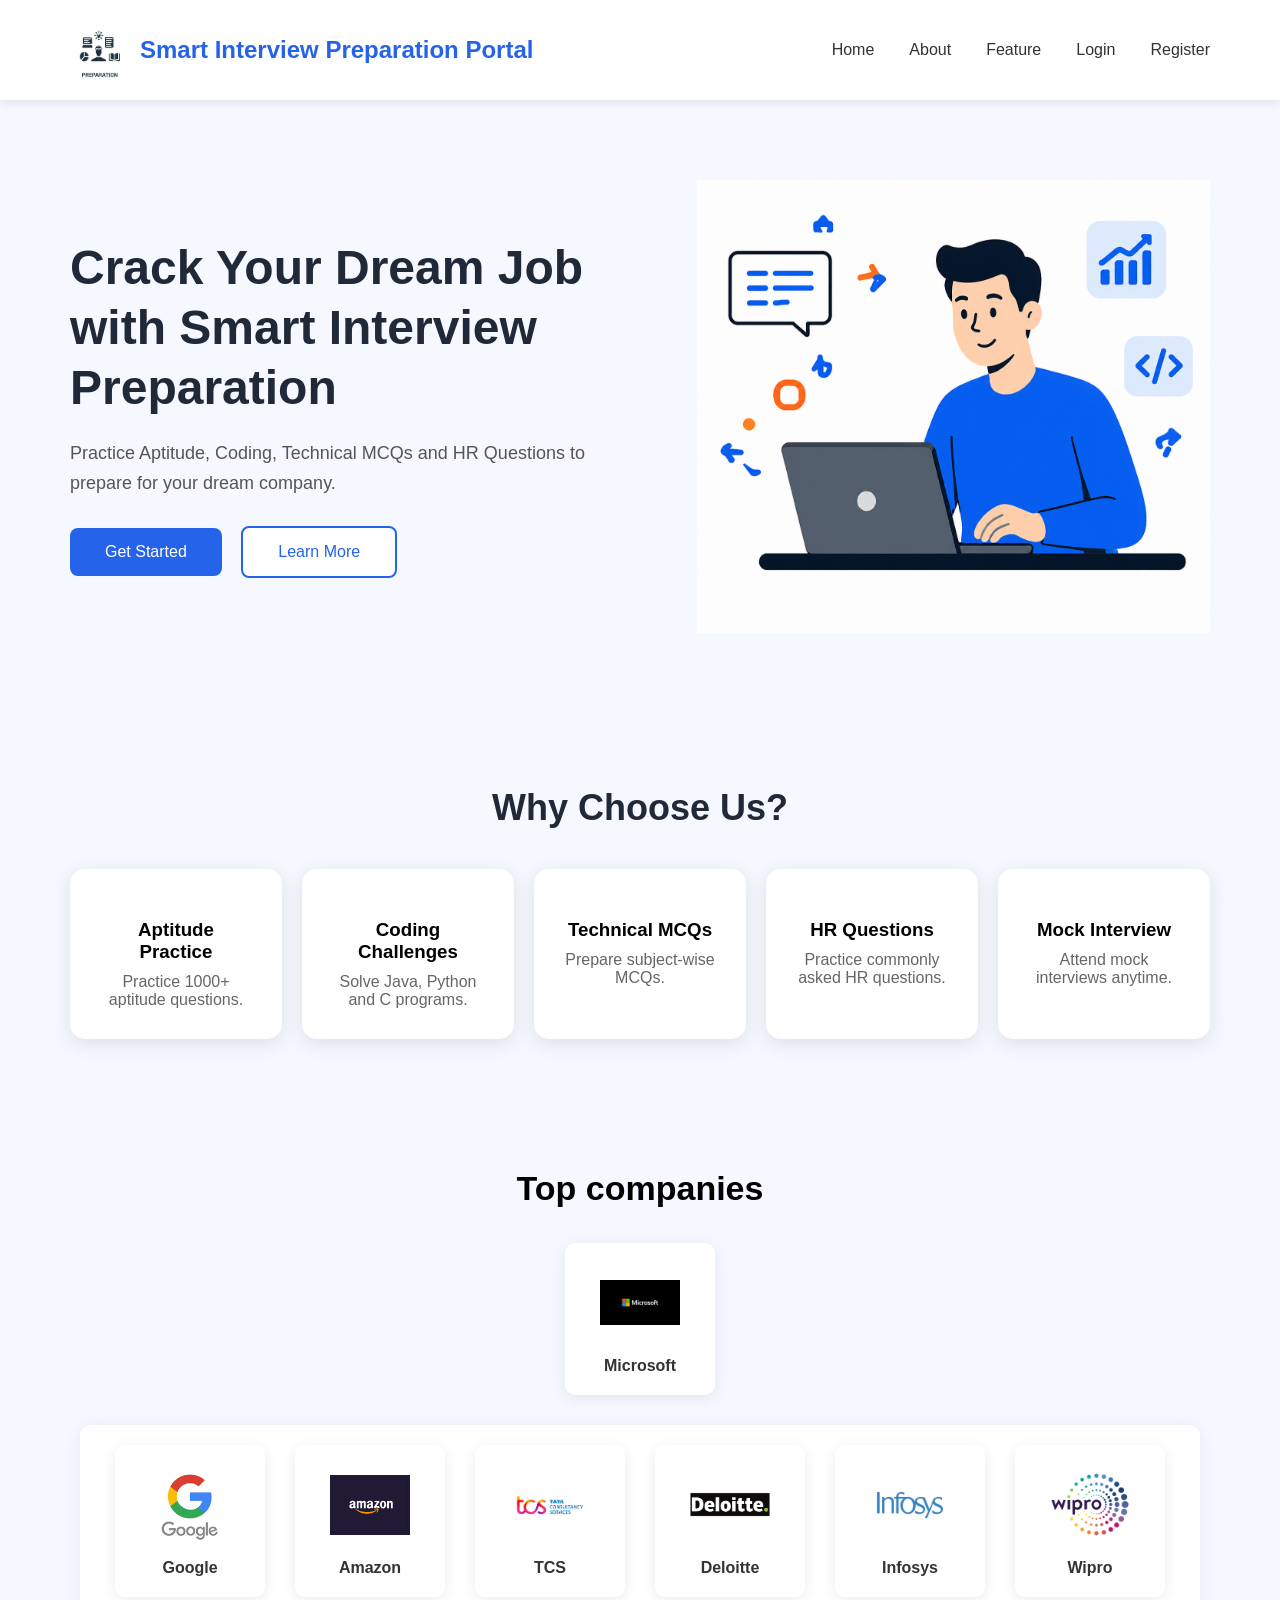
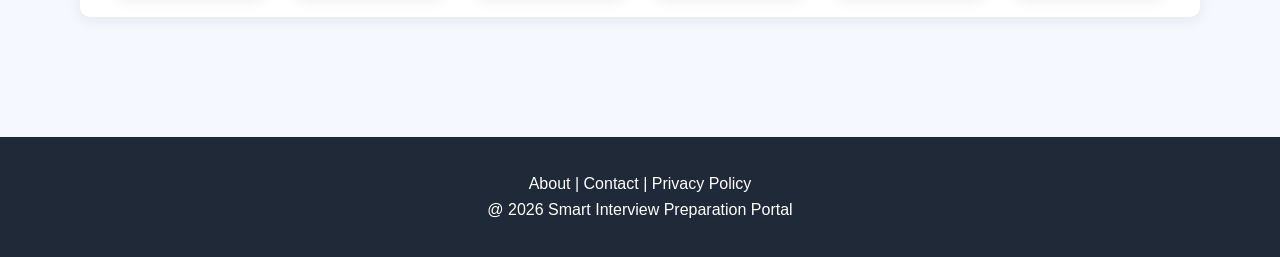
<file: index.html>
<!DOCTYPE html>
<html lang="en">
<head>
    <meta charset="UTF-8">
    <meta name="viewport" content="width=device-width, initial-scale=1.0">
    <title>Smart Interview Preparation Portal</title>
    <link rel="icon" type="image/x-icon" href="/image.png">
    <link rel="stylesheet" href="style.css">
    
</head>
<body>
    <nav class="navbar">
        <div class="logo">
            <img src="logo.jpg">
            <h2>Smart Interview Preparation Portal</h2>
        </div>
        <ul>
            <li><a href="#">Home</a></li>
            <li><a href="about.html">About</a></li>
            <li><a href="#">Feature</a></li>
            <li><a href="login.html">Login</a></li>
            <li><a href="register.html" class="register">Register</a></li>
        </ul>
    </nav>
    <section class="hero">
        <div class="hero-text">
            <h1>Crack Your Dream Job with Smart Interview Preparation</h1>
            <p>Practice Aptitude, Coding, Technical MCQs and HR Questions to prepare for your dream company.</p>
            <button class="btn1">Get Started</button>
            <button class="btn2">Learn More</button>
        </div>
        <div class="hero-image">
            <img src="hero.png">
        </div>
    </section>
    <section class="features">
        <h2>Why Choose Us?</h2>
        <div class="cards">
            <div class="card">
                <i class="fas fa-book-open"></i>
                <h3>Aptitude Practice</h3>
                <p>Practice 1000+ aptitude questions.</p>
            </div>
            <div class="card">
                <i class="fas fa-code"></i>
                <h3>Coding Challenges</h3>
                <p>Solve Java, Python and C programs.</p>
            </div>
            <div class="card">
                <i class="fas fa-laptop-code"></i>
                <h3>Technical MCQs</h3>
                <p>Prepare subject-wise MCQs.</p>
            </div>
            <div class="card">
                <i class="fas fa-user-tie"></i>
                <h3>HR Questions</h3>
                <p>Practice commonly asked HR questions.</p>
            </div>
            <div class="card">
                <i class="fas fa-microphone"></i>
                <h3>Mock Interview</h3>
                <p>Attend mock interviews anytime.</p>
            </div>
        </div>
    </section>
    <section class="companies">
        <h2>Top companies</h2>
        <div class="company-list">
             <div class="company">
             <img src="microsoft.png">
             <p>Microsoft</p>
              </div>
              <div class="company-list">
        <div class="company">
        <img src="google.png">
        <p>Google</p>
        </div>

    <div class="company">
        <img src="amazon.png">
        <p>Amazon</p>
    </div>

    <div class="company">
        <img src="tcs.png">
        <p>TCS</p>
    </div>

    <div class="company">
        <img src="deloitte.png" >
        <p>Deloitte</p>
    </div>

    <div class="company">
        <img src="infosys.jpg"> 
        <p>Infosys</p>
    </div>

    <div class="company">
        <img src="wipro.png">
        <p>Wipro</p>
    </div>

</div>
        </div>  
    </section>
    <footer>
        <p>About | Contact | Privacy Policy</p>
        <p>@ 2026 Smart Interview Preparation Portal</p>
    </footer>
</body>
</html>
</file>
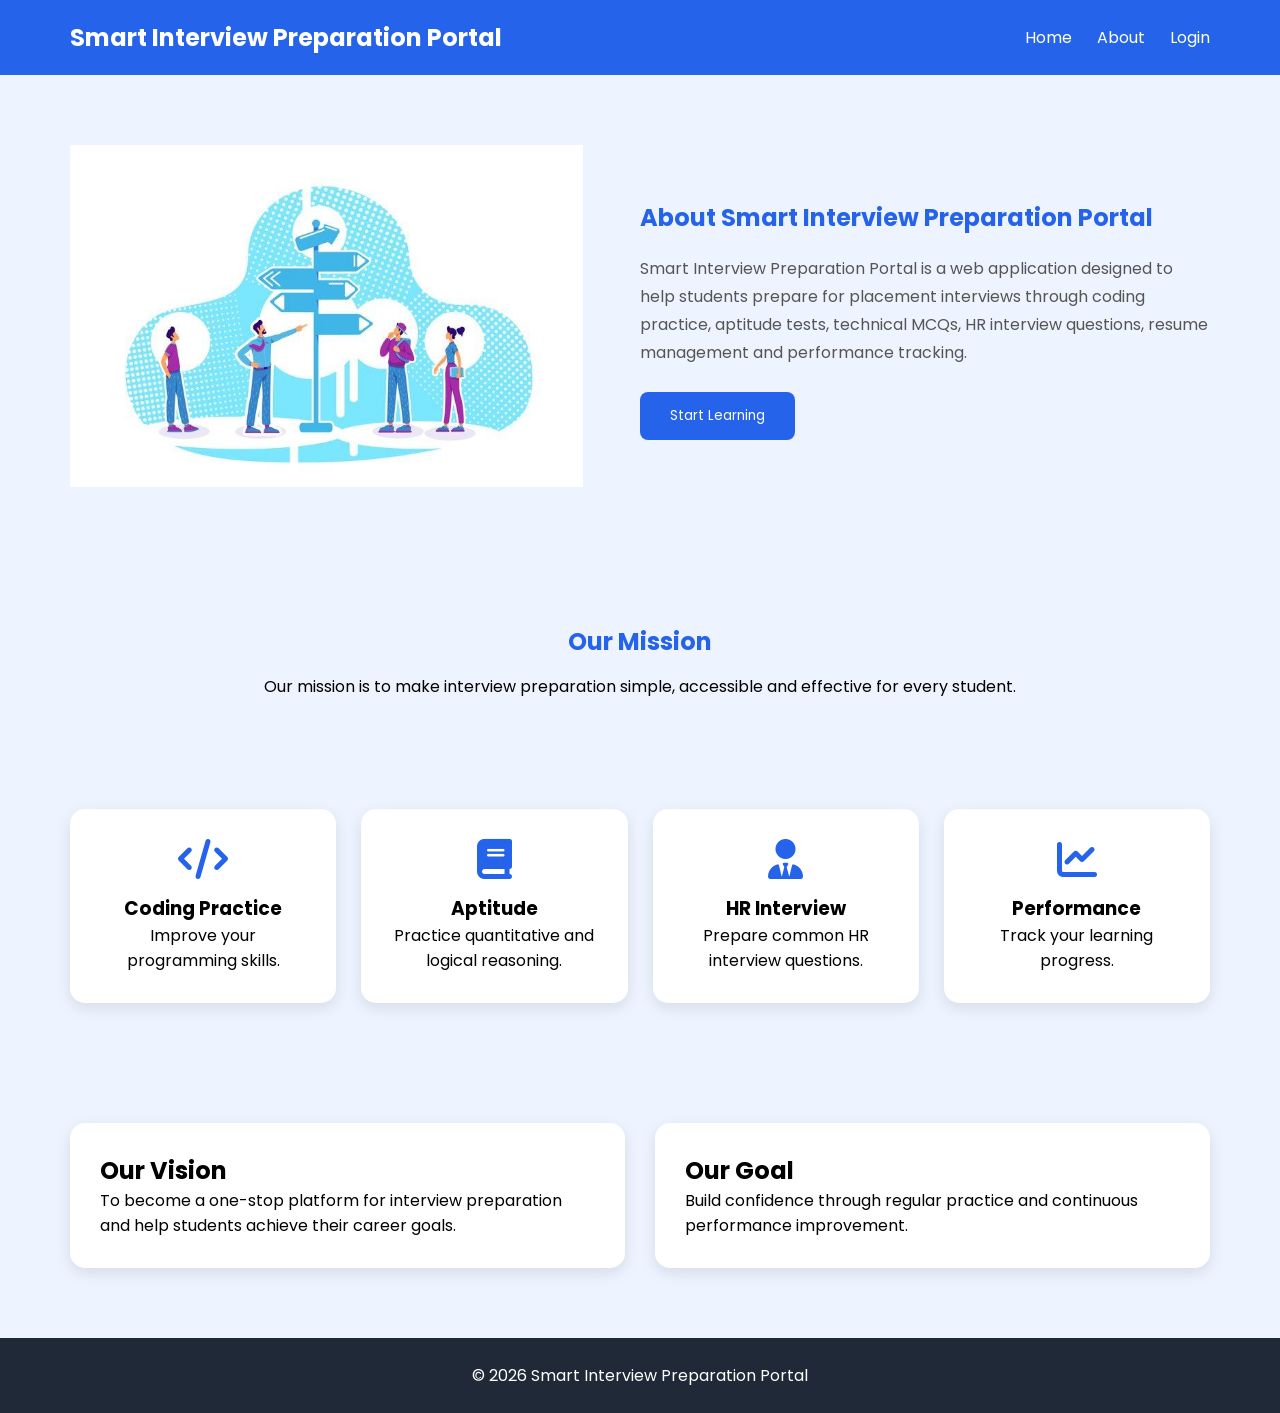
<file: about.html>
<!DOCTYPE html>
<html lang="en">
<head>
    <meta charset="UTF-8">
    <meta name="viewport" content="width=device-width, initial-scale=1.0">
    <title>About | Smart Interview Preparation Portal</title>
    <link rel="stylesheet" href="about.css">
    <link href="https://fonts.googleapis.com/css2?family=Poppins:wght@300;400;500;600;700&display=swap" rel="stylesheet">
    <link rel="stylesheet"
    href="https://cdnjs.cloudflare.com/ajax/libs/font-awesome/6.5.2/css/all.min.css">
    <link rel="icon" type="image/x-icon" href="/image.png">
</head>
<body>
<nav class="navbar">
    <div class="logo">
        <h2>Smart Interview Preparation Portal</h2>
    </div>

    <ul>
        <li><a href="index.html">Home</a></li>
        <li><a href="about.html">About</a></li>
        <li><a href="login.html">Login</a></li>
    </ul>

</nav>

<section class="about">

    <div class="about-image">
        <img src="about.jpg">
    </div>

    <div class="about-content">

        <h1>About Smart Interview Preparation Portal</h1>

        <p>
            Smart Interview Preparation Portal is a web application
            designed to help students prepare for placement interviews
            through coding practice, aptitude tests, technical MCQs,
            HR interview questions, resume management and performance tracking.
        </p>

        <button>Start Learning</button>

    </div>

</section>

<section class="mission">

    <h2>Our Mission</h2>

    <p>
        Our mission is to make interview preparation simple,
        accessible and effective for every student.
    </p>

</section>

<section class="features">

    <div class="card">
        <i class="fas fa-code"></i>
        <h3>Coding Practice</h3>
        <p>Improve your programming skills.</p>
    </div>

    <div class="card">
        <i class="fas fa-book"></i>
        <h3>Aptitude</h3>
        <p>Practice quantitative and logical reasoning.</p>
    </div>

    <div class="card">
        <i class="fas fa-user-tie"></i>
        <h3>HR Interview</h3>
        <p>Prepare common HR interview questions.</p>
    </div>

    <div class="card">
        <i class="fas fa-chart-line"></i>
        <h3>Performance</h3>
        <p>Track your learning progress.</p>
    </div>

</section>

<section class="vision">

    <div class="box">
        <h2>Our Vision</h2>
        <p>
            To become a one-stop platform for interview preparation
            and help students achieve their career goals.
        </p>
    </div>

    <div class="box">
        <h2>Our Goal</h2>
        <p>
            Build confidence through regular practice
            and continuous performance improvement.
        </p>
    </div>

</section>

<footer>

    <p>© 2026 Smart Interview Preparation Portal</p>

</footer>

</body>
</html>
</file>
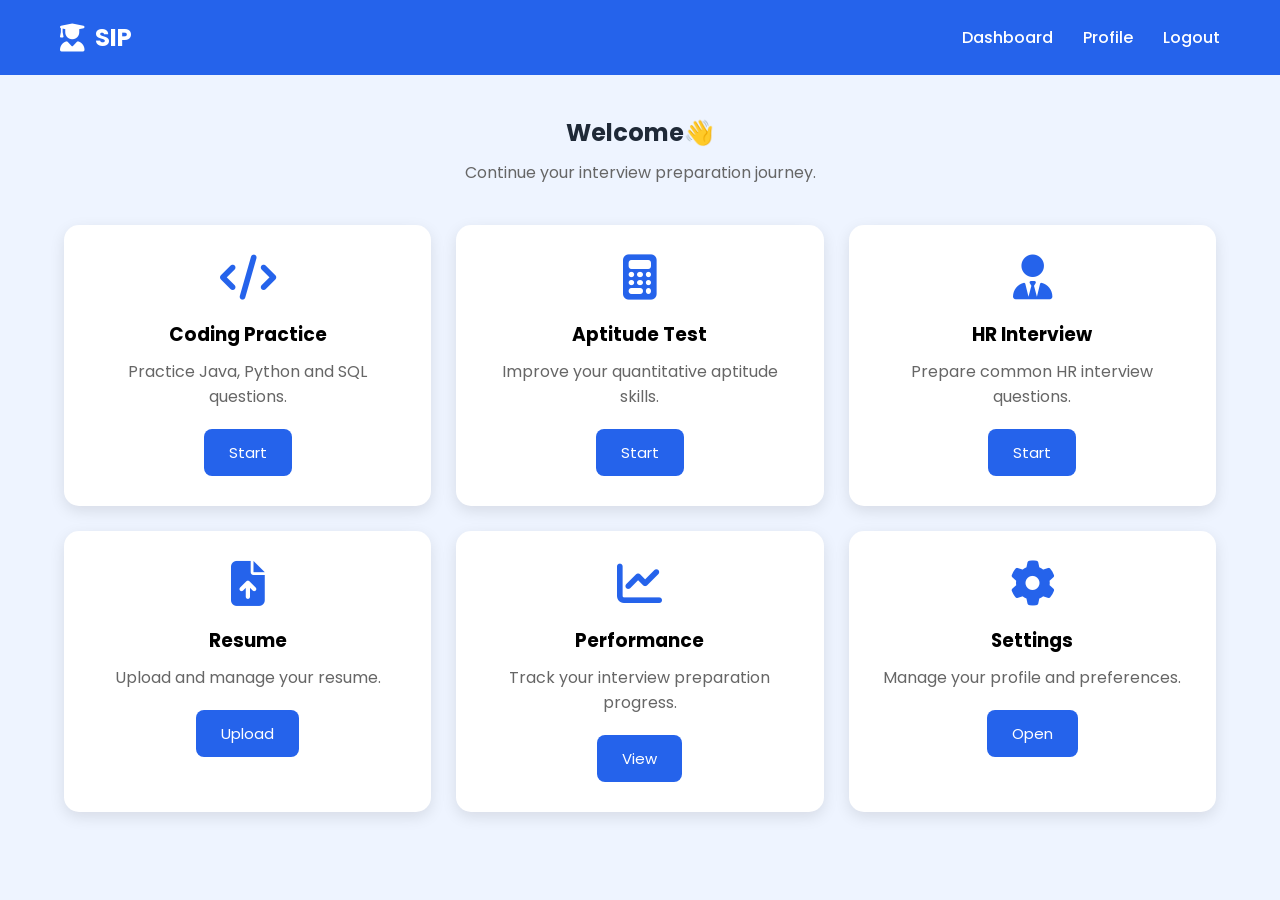
<file: dashboard.html>
<!DOCTYPE html>
<html lang="en">
<head>
    <meta charset="UTF-8">
    <meta name="viewport" content="width=device-width, initial-scale=1.0">
    <title>Dashboard | Smart Interview Portal</title>

    <link rel="stylesheet" href="dashboard.css">

    <link href="https://fonts.googleapis.com/css2?family=Poppins:wght@300;400;500;600;700&display=swap" rel="stylesheet">

    <link rel="stylesheet"
    href="https://cdnjs.cloudflare.com/ajax/libs/font-awesome/6.5.2/css/all.min.css">
    <link rel="icon" type="image/x-icon" href="/image.png">
</head>

<body>

<nav class="navbar">

    <div class="logo">
        <i class="fa-solid fa-user-graduate"></i>
        <h2>SIP</h2>
    </div>

    <ul>
        <li><a href="#">Dashboard</a></li>
        <li><a href="#">Profile</a></li>
        <li><a href="#">Logout</a></li>
    </ul>

</nav>

<section class="welcome">

    <h1>Welcome👋</h1>
    <p>Continue your interview preparation journey.</p>

</section>

<section class="cards">

    <div class="card">
        <i class="fa-solid fa-code"></i>
        <h3>Coding Practice</h3>
        <p>Practice Java, Python and SQL questions.</p>
        <button>Start</button>
    </div>

    <div class="card">
        <i class="fa-solid fa-calculator"></i>
        <h3>Aptitude Test</h3>
        <p>Improve your quantitative aptitude skills.</p>
        <button>Start</button>
    </div>

    <div class="card">
        <i class="fa-solid fa-user-tie"></i>
        <h3>HR Interview</h3>
        <p>Prepare common HR interview questions.</p>
        <button>Start</button>
    </div>

    <div class="card">
        <i class="fa-solid fa-file-arrow-up"></i>
        <h3>Resume</h3>
        <p>Upload and manage your resume.</p>
        <button>Upload</button>
    </div>

    <div class="card">
        <i class="fa-solid fa-chart-line"></i>
        <h3>Performance</h3>
        <p>Track your interview preparation progress.</p>
        <button>View</button>
    </div>

    <div class="card">
        <i class="fa-solid fa-gear"></i>
        <h3>Settings</h3>
        <p>Manage your profile and preferences.</p>
        <button>Open</button>
    </div>

</section>

</body>
</html>
</file>
<file: style.css>
*{
    margin:0;
    padding:0;
    box-sizing:border-box;
    font-family: 'Poppins', sans-serif;
}
body{
    background: #f5f9ff;
}
.navbar{
    display:flex;
    justify-content: space-between;
    align-items: center;
    padding: 20px 70px;
    background: white;
    box-shadow: 0 2px 10px rgba(0,0,0,0.1);
}
.logo{
    display:flex;
    align-items: center;
}
.logo img{
    width: 60px;
    height: 60px;
    margin-right: 10px;
}
.logo h2{
    color: #2563EB;
}
.navbar ul{
    display: flex;
    list-style: none;
     gap:35px;          
    align-items:center;
}
.navbar ul li a{
    text-decoration: none;
    color: #333;
    font-weight: 500;
    transition: 0.3s;
    
}
.navbar ul li a:hover{
    color:#2563EB;
}
.hero{
    display: flex;
    justify-content: space-between;
    align-items: center;
    padding: 80px 70px;
}
.hero-text{
    width: 50%;
}
.hero-text h1{
    font-size: 48px;
    color: #1f2937;
    line-height: 60px;
}
.hero-text p{
    margin-top: 20px;
    font-size: 18px;
    color: #555;
    line-height: 30px;
}
.hero-image{
    width: 45%;
    text-align: center;
}
.hero-image img{
    width:100%;
}
.btn1{
    margin-top: 30px;
    background: #2563EB;
    color: white;
    border: none;
    padding: 15px 35px;
    border-radius: 8px;
    cursor:pointer;
    font-size: 16px;
    transition:.3s;
}
.btn1:hover{
    background: #1D4ED8;
}
.btn2
{
    margin-left: 15px;
    background: white;
    color: #2563EB;
    border: 2px solid #2563EB;
    padding: 15px 35px;
    border-radius: 8px;
    cursor: pointer;
    font-size: 16px;
    transition: .3s;
}
.btn2:hover{
    background:#2563EB;
    color: white;
}
.features
{
    padding: 70px;
    text-align: center;
}
.features h2{
    font-size: 36px;
    color: #1f2937;
    margin-bottom: 40px;
}
.cards{
    display: flex;
    justify-content: space-between;
    gap: 20px;
}
.card{
    background: white;
    padding: 30px;
    border-radius: 15px;
    width: 220px;
    box-shadow: 0 5px 20px rgba(0,0,0,0.1);
    transition: .4s;
}
.card:hover{
    transform: translate(-10px);
}
.card i{
    font-size:45px;
    color: #2563EB;
}
.card h3{
    margin-top: 20px;
}
.card p{
    margin-top: 10px;
    color:#666;
}
.companies{
    text-align: center;
    padding: 60px;
}
.companies h2
{
     margin-bottom: 35px;
     font-size: 34px;
}
.company-list{
    display: flex;
    justify-content: center;
    gap: 30px;
}
.company-list div{
    background: white;
    padding: 20px 35px;
    border-radius: 10px;
    box-shadow: 0 3px 15px rgba(0,0,0,0.08);
    font-weight: 600;
}
footer{
    margin-top: 60px;
    background: #1f2937;
    color: white;
    text-align: center;
    padding: 30px;
}
footer p{
    margin: 8px;
}
.company-list{
    display:flex;
    justify-content:center;
    flex-wrap:wrap;
    gap:30px;
}

.company{
    background:white;
    width:150px;
    padding:20px;
    border-radius:12px;
    text-align:center;
    box-shadow:0 5px 15px rgba(0,0,0,0.1);
    transition:0.3s;
}

.company:hover{
    transform:translateY(-8px);
}

.company img{
    width:80px;
    height:80px;
    object-fit:contain;
    margin-bottom:10px;
}

.company p{
    font-weight:600;
    color:#333;
}
</file>
<file: about.css>
*{
    margin:0;
    padding:0;
    box-sizing:border-box;
    font-family:'Poppins',sans-serif;
}

body{
    background:#EEF4FF;
}

.navbar{
    display:flex;
    justify-content:space-between;
    align-items:center;
    padding:20px 70px;
    background:#2563EB;
    color:white;
}

.navbar ul{
    display:flex;
    list-style:none;
    gap:25px;
}

.navbar ul li a{
    color:white;
    text-decoration:none;
}

.about{
    display:flex;
    align-items:center;
    justify-content:space-between;
    padding:70px;
    gap:40px;
}

.about-image{
    width:45%;
}

.about-image img{
    width:100%;
}

.about-content{
    width:50%;
}

.about-content h1{
    color:#2563EB;
    margin-bottom:20px;
}

.about-content p{
    line-height:28px;
    color:#555;
    margin-bottom:25px;
}

.about-content button{
    background:#2563EB;
    color:white;
    border:none;
    padding:14px 30px;
    border-radius:8px;
    cursor:pointer;
}

.mission{
    text-align:center;
    padding:60px;
}

.mission h2{
    color:#2563EB;
    margin-bottom:15px;
}

.features{
    display:grid;
    grid-template-columns:repeat(4,1fr);
    gap:25px;
    padding:50px 70px;
}

.card{
    background:white;
    padding:30px;
    border-radius:15px;
    text-align:center;
    box-shadow:0 5px 15px rgba(0,0,0,.1);
}

.card i{
    font-size:40px;
    color:#2563EB;
    margin-bottom:15px;
}

.vision{
    display:flex;
    gap:30px;
    padding:70px;
}

.box{
    flex:1;
    background:white;
    padding:30px;
    border-radius:15px;
    box-shadow:0 5px 15px rgba(0,0,0,.1);
}

footer{
    background:#1F2937;
    color:white;
    text-align:center;
    padding:25px;
}
</file>
<file: dashboard.css>
*{
    margin:0;
    padding:0;
    box-sizing:border-box;
    font-family:'Poppins',sans-serif;
}

body{
    background:#EEF4FF;
}

.navbar{
    display:flex;
    justify-content:space-between;
    align-items:center;
    background:#2563EB;
    color:white;
    padding:20px 60px;
}

.logo{
    display:flex;
    align-items:center;
    gap:10px;
}

.logo i{
    font-size:28px;
}

.navbar ul{
    display:flex;
    list-style:none;
    gap:30px;
}

.navbar ul li a{
    color:white;
    text-decoration:none;
    font-weight:500;
}

.navbar ul li a:hover{
    text-decoration:underline;
}

.welcome{
    text-align:center;
    margin:40px 0;
}

.welcome h1{
    color:#1F2937;
}

.welcome p{
    color:#666;
    margin-top:10px;
}

.cards{
    width:90%;
    margin:auto;
    display:grid;
    grid-template-columns:repeat(3,1fr);
    gap:25px;
}

.card{
    background:white;
    padding:30px;
    border-radius:15px;
    text-align:center;
    box-shadow:0 5px 15px rgba(0,0,0,.1);
    transition:.3s;
}

.card:hover{
    transform:translateY(-8px);
}

.card i{
    font-size:45px;
    color:#2563EB;
    margin-bottom:20px;
}

.card h3{
    margin-bottom:10px;
}

.card p{
    color:#666;
    margin-bottom:20px;
    line-height:25px;
}

.card button{
    background:#2563EB;
    color:white;
    border:none;
    padding:12px 25px;
    border-radius:8px;
    cursor:pointer;
    font-size:15px;
}

.card button:hover{
    background:#1D4ED8;
}
</file>
